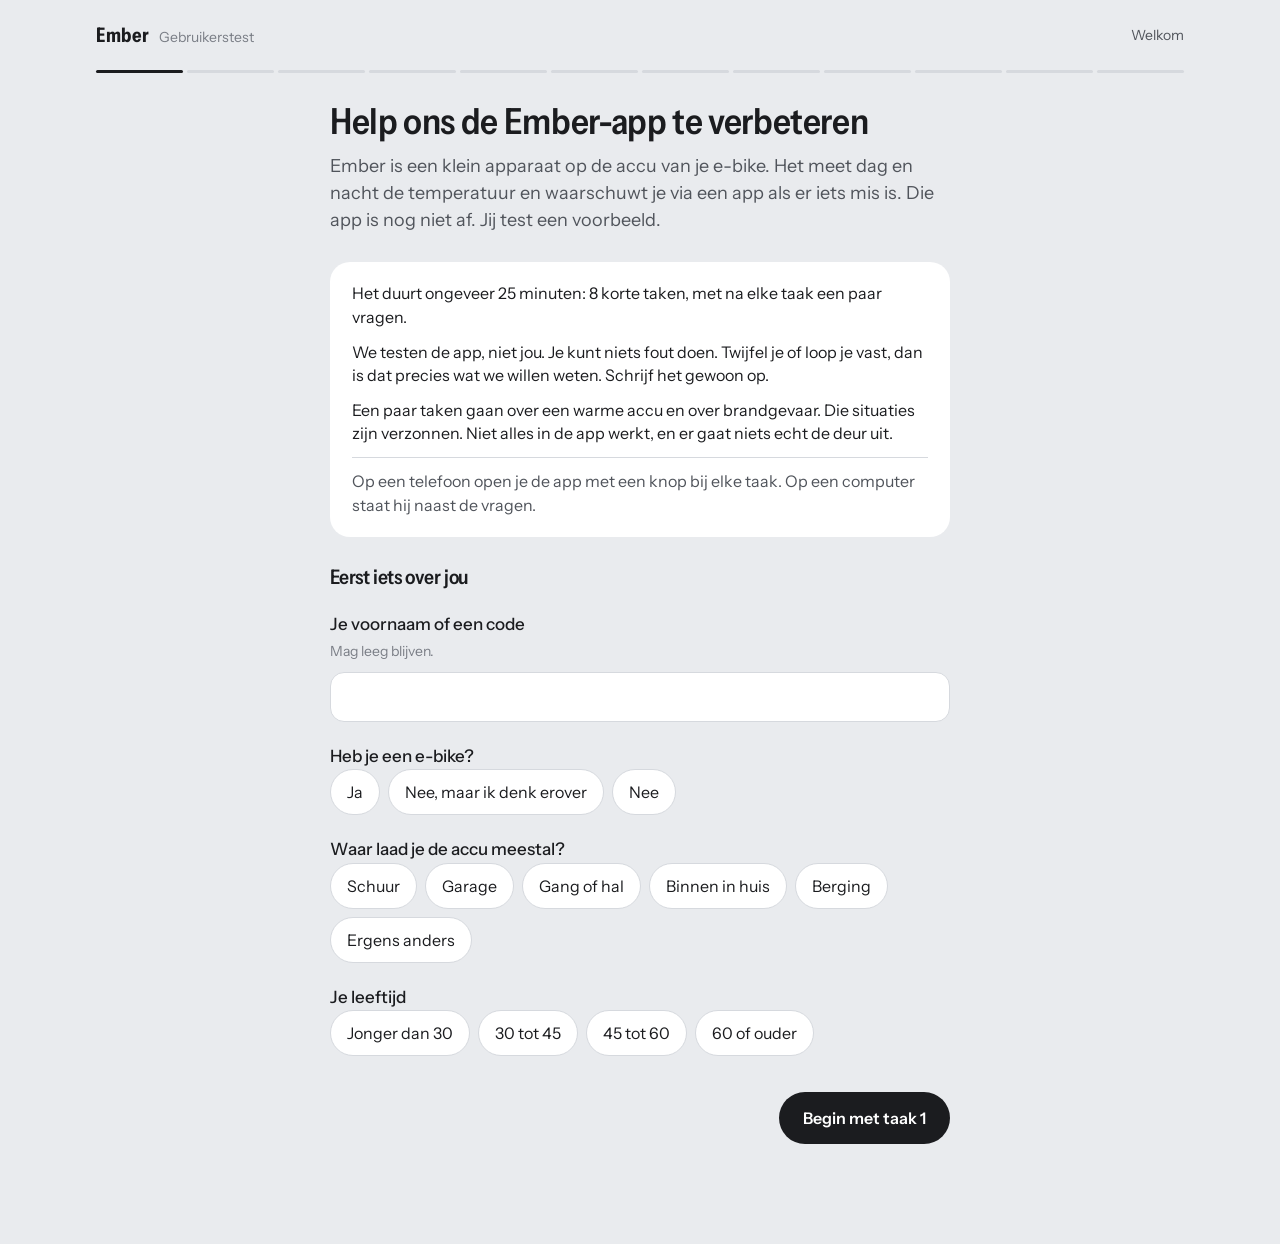
<file: test/index.html>
<!doctype html>
<html lang="nl">
<head>
<meta charset="utf-8">
<meta name="viewport" content="width=device-width, initial-scale=1, viewport-fit=cover">
<meta name="robots" content="noindex">
<style>:root{color-scheme:light;padding-top:env(safe-area-inset-top);padding-bottom:env(safe-area-inset-bottom)}body{margin:0;font:14px system-ui}img{max-width:100%}[hidden]{display:none!important}</style>
</head>
<body>
<title>Ember gebruikerstest</title>
<meta name="claude:viewport-fit-sides" content="cover">
<link rel="preconnect" href="https://fonts.googleapis.com">
<link rel="preconnect" href="https://fonts.gstatic.com" crossorigin>
<link rel="stylesheet" href="https://fonts.googleapis.com/css2?family=Instrument+Sans:wdth,wght@75..100,400..700&display=swap">
<style>
/* Layout: één rustige vragenkolom. Op een breed scherm staat de app als telefoon links naast de taak;
   op een telefoon opent de app over het hele scherm en ga je met één knop terug naar de vragen. */
:root {
  --bg: #e9ebee; --surface: #ffffff; --surface-2: #f2f3f5; --line: #d6d9de;
  --fg: #1b1c1f; --fg-2: #50545b; --fg-3: #7a7e86;
  --on-fg: #ffffff; --stage: #121315;
  --ok: #3d8650; --warn: #a96a0c; --danger: #bf4337;
  --font: "Instrument Sans", ui-sans-serif, system-ui, -apple-system, "Segoe UI", sans-serif;
  --mono: ui-monospace, "SF Mono", Menlo, Consolas, monospace;
  --r: 20px;
}
@media (prefers-color-scheme: dark) { :root:not([data-theme="light"]) {
  --bg: #121315; --surface: #1c1d20; --surface-2: #26272b; --line: #33353a;
  --fg: #f2f2f4; --fg-2: #b0b3ba; --fg-3: #82868e;
  --on-fg: #1b1c1f; --stage: #0b0b0c;
  --ok: #82b98e; --warn: #f0b65a; --danger: #f2958b; color-scheme: dark;
} }
:root[data-theme="dark"] {
  --bg: #121315; --surface: #1c1d20; --surface-2: #26272b; --line: #33353a;
  --fg: #f2f2f4; --fg-2: #b0b3ba; --fg-3: #82868e;
  --on-fg: #1b1c1f; --stage: #0b0b0c;
  --ok: #82b98e; --warn: #f0b65a; --danger: #f2958b; color-scheme: dark;
}
* { box-sizing: border-box; }
body { background: var(--bg); color: var(--fg); font-family: var(--font); font-size: 16px; line-height: 1.5; -webkit-text-size-adjust: 100%; }
button, input, textarea { font: inherit; color: inherit; }
h1, h2, h3 { margin: 0; text-wrap: balance; font-weight: 600; font-stretch: 88%; letter-spacing: -0.01em; }
h1 { font-size: clamp(28px, 6vw, 36px); line-height: 1.12; }
h2 { font-size: 20px; line-height: 1.25; }
p { margin: 0; }
a { color: inherit; }
:focus-visible { outline: 2px solid var(--fg); outline-offset: 2px; }

.wrap { max-width: 1120px; margin: 0 auto; padding-left: max(16px, env(safe-area-inset-left, 0px)); padding-right: max(16px, env(safe-area-inset-right, 0px)); padding-block: 20px 72px; }
.top { display: flex; align-items: center; justify-content: space-between; gap: 16px; padding-bottom: 20px; }
.merk { display: flex; align-items: baseline; gap: 10px; }
.merk b { font-weight: 700; font-stretch: 82%; font-size: 20px; letter-spacing: 0.01em; }
.merk span { color: var(--fg-3); font-size: 14px; }
.top-r { display: flex; align-items: center; gap: 12px; font-size: 14px; color: var(--fg-2); }
.top-r a { text-decoration: none; padding: 6px 12px; border-radius: 999px; background: var(--surface-2); }
.prog { display: flex; gap: 4px; margin-bottom: 28px; }
.prog i { flex: 1; height: 3px; border-radius: 2px; background: var(--line); }
.prog i.on { background: var(--fg); }

.grid { display: grid; grid-template-columns: minmax(0, 1fr); gap: 40px; }
.kolom { max-width: 620px; min-width: 0; display: flex; flex-direction: column; gap: 28px; }
.grid:not(.met-app) .kolom { margin: 0 auto; }

/* de app: op een telefoon een scherm dat over alles heen komt */
.app { position: fixed; inset: 0; z-index: 50; display: none; flex-direction: column; background: var(--stage); }
.app.open { display: flex; }
.app iframe { flex: 1; width: 100%; border: 0; display: block; background: var(--stage); }
.appbalk { display: flex; align-items: center; gap: 8px; padding-top: calc(env(safe-area-inset-top, 0px) + 8px); padding-bottom: 8px; padding-left: max(12px, env(safe-area-inset-left, 0px)); padding-right: max(12px, env(safe-area-inset-right, 0px)); background: #1c1d20; color: #f2f2f4; }
.appbalk .wat { flex: 1; min-width: 0; font-size: 14px; color: #b0b3ba; white-space: nowrap; overflow: hidden; text-overflow: ellipsis; }
.appbalk button { border: 0; border-radius: 999px; padding: 8px 14px; font-size: 14px; cursor: pointer; background: #2c2d31; color: #f2f2f4; }
.appbalk button.klaar { background: #f2f2f4; color: #1b1c1f; font-weight: 600; }
.los { display: none; }
@media (min-width: 960px) {
  .grid.met-app { grid-template-columns: 420px minmax(0, 1fr); align-items: start; }
  .met-app .app { display: flex; position: sticky; top: 20px; inset: auto; z-index: auto; height: min(900px, calc(100dvh - 40px)); border-radius: 28px; overflow: hidden; }
  .met-app .app .appbalk { order: 2; background: var(--stage); justify-content: center; padding: 10px 12px 14px; }
  .met-app .app .appbalk .wat, .met-app .app .appbalk .klaar { display: none; }
  .open-app { display: none !important; }
  .los { display: inline; }
}

/* de taak */
.eyebrow { display: flex; flex-wrap: wrap; align-items: center; gap: 10px; font-size: 14px; color: var(--fg-2); font-variant-numeric: tabular-nums; }
.soort { display: inline-flex; align-items: center; gap: 8px; padding: 4px 12px 4px 10px; border-radius: 999px; background: var(--surface); color: var(--fg); font-size: 14px; }
.soort::before { content: ""; width: 8px; height: 8px; border-radius: 4px; background: var(--fg-3); }
.soort.warn::before { background: var(--warn); } .soort.danger::before { background: var(--danger); } .soort.ok::before { background: var(--ok); }
.kop { display: flex; flex-direction: column; gap: 12px; }
.lead { font-size: 18px; color: var(--fg-2); max-width: 60ch; }
.situatie { margin: 0; padding: 20px 22px; border-radius: var(--r); background: var(--surface); font-size: 19px; line-height: 1.45; display: flex; flex-direction: column; gap: 12px; }
.situatie .eerder { font-size: 15px; color: var(--fg-2); }
.situatie .daarna { font-size: 16px; color: var(--fg-2); padding-top: 12px; border-top: 1px solid var(--line); }
.doen { margin: 0; display: grid; grid-template-columns: minmax(0, 1fr); gap: 14px; }
.doen div { display: grid; grid-template-columns: 112px minmax(0, 1fr); gap: 12px; }
.doen dt { color: var(--fg-3); font-size: 14px; padding-top: 1px; }
.doen dd { margin: 0; }
.doen code { font-family: var(--mono); font-size: 15px; background: var(--surface-2); padding: 1px 6px; border-radius: 6px; }
@media (max-width: 480px) { .doen div { grid-template-columns: minmax(0, 1fr); gap: 2px; } }

.pill { appearance: none; border: 0; border-radius: 999px; padding: 14px 24px; background: var(--fg); color: var(--on-fg); font-weight: 600; font-size: 16px; cursor: pointer; text-align: center; }
.pill:disabled { opacity: .4; cursor: default; }
.pill.groot { width: 100%; padding: 16px 24px; }
.tekstknop { appearance: none; border: 0; background: none; padding: 12px 4px; color: var(--fg-2); cursor: pointer; font-size: 16px; }
.tekstknop:hover { color: var(--fg); }

/* vragen */
.vragen { display: flex; flex-direction: column; gap: 22px; padding-top: 24px; border-top: 1px solid var(--line); }
.vraag { display: flex; flex-direction: column; gap: 10px; border: 0; padding: 0; margin: 0; min-width: 0; }
.vraag > label, .vraag > legend { font-weight: 500; font-size: 17px; padding: 0; }
.vraag .hint { font-size: 14px; color: var(--fg-3); margin-top: -6px; }
textarea, input[type="text"] { width: 100%; border: 1px solid var(--line); background: var(--surface); border-radius: 14px; padding: 12px 14px; line-height: 1.45; }
textarea { min-height: 88px; resize: vertical; }
textarea:focus, input[type="text"]:focus { outline: 2px solid var(--fg); outline-offset: 0; border-color: transparent; }
.opties { display: flex; flex-wrap: wrap; gap: 8px; }
.optie { position: relative; }
.optie input { position: absolute; opacity: 0; inset: 0; margin: 0; cursor: pointer; }
.optie span { display: block; padding: 10px 16px; border-radius: 999px; background: var(--surface); border: 1px solid var(--line); cursor: pointer; }
.optie input:checked + span { background: var(--fg); color: var(--on-fg); border-color: var(--fg); }
.optie input:focus-visible + span { outline: 2px solid var(--fg); outline-offset: 2px; }
.schaal .opties { display: grid; grid-template-columns: repeat(5, minmax(0, 1fr)); }
.schaal .optie span { text-align: center; padding: 10px 0; font-variant-numeric: tabular-nums; }
.schaal .ends { display: flex; justify-content: space-between; font-size: 13px; color: var(--fg-3); }

.stapnav { display: flex; justify-content: space-between; align-items: center; gap: 12px; padding-top: 8px; }
.opslag { font-size: 13px; color: var(--fg-3); }

/* klaar */
.samenvatting { margin: 0; padding: 16px; border-radius: 14px; background: var(--surface); font-family: var(--mono); font-size: 13px; line-height: 1.55; white-space: pre-wrap; max-height: 360px; overflow: auto; }
.rij { display: flex; flex-wrap: wrap; gap: 12px; align-items: center; }

/* resultaten */
.res { display: flex; flex-direction: column; gap: 32px; max-width: 900px; margin: 0 auto; }
.res .leeg { padding: 24px; border-radius: var(--r); background: var(--surface); color: var(--fg-2); }
.tabelwrap { overflow-x: auto; border-radius: 14px; background: var(--surface); }
table { border-collapse: collapse; width: 100%; font-size: 14px; font-variant-numeric: tabular-nums; }
th, td { text-align: left; padding: 10px 12px; border-bottom: 1px solid var(--line); vertical-align: top; }
th { color: var(--fg-3); font-weight: 500; }
.balk { display: flex; height: 10px; border-radius: 5px; overflow: hidden; background: var(--surface-2); min-width: 120px; }
.balk i { display: block; height: 100%; }
.balk .a { background: var(--ok); } .balk .b { background: var(--warn); } .balk .c { background: var(--danger); }
.legenda { display: flex; flex-wrap: wrap; gap: 16px; font-size: 13px; color: var(--fg-2); }
.legenda span::before { content: ""; display: inline-block; width: 8px; height: 8px; border-radius: 4px; margin-right: 6px; background: currentColor; }
.legenda .a { color: var(--ok); } .legenda .b { color: var(--warn); } .legenda .c { color: var(--danger); }
.open-antw { display: flex; flex-direction: column; gap: 16px; }
.open-antw h3 { font-size: 16px; }
.open-antw ul { margin: 6px 0 0; padding-left: 18px; color: var(--fg-2); display: flex; flex-direction: column; gap: 4px; }
@media (prefers-reduced-motion: reduce) { * { transition: none !important; } }
</style>

<div class="wrap">
  <header class="top">
    <div class="merk"><b>Ember</b><span>Gebruikerstest</span></div>
    <div class="top-r"><span id="stapnaam"></span><a id="naar-res" href="#resultaten" hidden>Resultaten</a></div>
  </header>
  <div class="prog" id="prog" aria-hidden="true"></div>
  <main class="grid" id="grid">
    <div class="app" id="app" aria-label="De Ember-app">
      <div class="appbalk">
        <span class="wat" id="app-wat"></span>
        <button type="button" id="app-opnieuw">Begin opnieuw</button>
        <a class="los" id="app-los" href="app/ember.html" target="_blank" rel="noopener" style="font-size:13px;color:#82868e;align-self:center;padding:0 6px">Open los</a>
        <button type="button" class="klaar" id="app-klaar">Klaar, naar de vragen</button>
      </div>
      <iframe id="frame" title="Ember-app, het klikbare voorbeeld" allow="autoplay"></iframe>
    </div>
    <div class="kolom" id="inhoud"></div>
  </main>
</div>

<script>
(() => {
  const LUKTE = { id: 'lukte', type: 'keuze', label: 'Lukte het?', opties: ['Ja, makkelijk', 'Ja, met moeite', 'Nee'] };
  const CONTACTEN = 'We springen een paar weken vooruit. Je gebruikt Ember gewoon. Je e-bike laadt meestal \'s avonds in de schuur. Sanne en Daan, een buurman, doen mee als contact.';
  const STAPPEN = [
    { id: 'welkom', soort: 'intro', naam: 'Welkom', vragen: [
      { id: 'naam', type: 'kort', label: 'Je voornaam of een code', hint: 'Mag leeg blijven.' },
      { id: 'ebike', type: 'keuze', label: 'Heb je een e-bike?', opties: ['Ja', 'Nee, maar ik denk erover', 'Nee'] },
      { id: 'laden', type: 'keuze', label: 'Waar laad je de accu meestal?', opties: ['Schuur', 'Garage', 'Gang of hal', 'Binnen in huis', 'Berging', 'Ergens anders'] },
      { id: 'leeftijd', type: 'keuze', label: 'Je leeftijd', opties: ['Jonger dan 30', '30 tot 45', '45 tot 60', '60 of ouder'] },
    ] },
    { id: 't1', soort: 'taak', nr: 1, label: 'Kennismaken', titel: 'Eerste indruk', start: 'A1',
      situatie: 'Je hebt Ember gekocht voor je e-bike. In het doosje zit een kaartje met een link naar de app. Die heb je net geopend.',
      doen: 'Kijk naar het scherm. Tik nog nergens op.',
      klaar: 'Na een paar seconden zie je het welkomstscherm.',
      vragen: [
        { id: 'doet', type: 'open', label: 'Wat denk je dat Ember doet?' },
        { id: 'mis', type: 'open', label: 'Wat verwacht je dat er gebeurt als er iets mis is met je accu?' },
      ] },
    { id: 't2', soort: 'taak', nr: 2, label: 'Instellen', titel: 'Stel Ember in', start: 'O01',
      situatie: 'Je wilt Ember gaan gebruiken. Ember en de sticker liggen voor je, en je fiets staat naast je.',
      doen: 'Maak een account aan en stel de app in voor jezelf en je fiets. Vraagt je telefoon iets, reageer dan zoals je thuis zou doen. Bij de sticker en het vastklikken zeg je voor jezelf wat je in het echt zou doen.',
      gegevens: 'Naam: wat je wilt<br>Telefoon: <code>06 12345678</code><br>Sms-code: <code>123456</code>',
      klaar: 'Je ziet het beginscherm van de app, met je fiets bovenaan.',
      vragen: [
        LUKTE,
        { id: 'vast', type: 'open', label: 'Waar twijfelde je, of liep je vast?' },
        { id: 'waarschuwen', type: 'open', label: 'Hoe waarschuwt Ember je? Wanneer krijg je een melding, en wanneer gaat je telefoon af?' },
        { id: 'contact', type: 'keuze', label: 'Je kon iemand vragen als contact. Wat deed je?', opties: ['Iemand toegevoegd', 'Later', 'Weet ik niet meer'] },
      ] },
    { id: 't3', soort: 'taak', nr: 3, label: 'Home', soortKleur: 'ok', titel: 'Lees het beginscherm', start: 'H1n',
      situatie: 'Later die dag open je de app nog een keer.',
      doen: 'Kijk rond. Je mag overal op tikken.',
      klaar: 'Je kunt de vragen hieronder beantwoorden.',
      vragen: [
        { id: 'status', type: 'keuze', label: 'Hoe gaat het met je accu?', opties: ['Alles is normaal', 'Er is iets aan de hand', 'Weet ik niet'] },
        { id: 'hoogste', type: 'kort', label: 'Hoe warm werd de accu vandaag op zijn warmst?' },
        { id: 'vast', type: 'open', label: 'Zit Ember nog goed op de accu? Waar zag je dat?' },
      ] },
    { id: 't4', soort: 'taak', nr: 4, label: 'Aandacht', soortKleur: 'warn', titel: 'De accu wordt warmer', start: 'H0',
      eerder: CONTACTEN,
      situatie: 'Het is woensdagavond, 22:40. Je e-bike staat in de schuur aan de lader. Jij zit binnen op de bank. Je telefoon licht op.',
      doen: 'Doe wat je in het echt zou doen.',
      klaar: 'De app zegt dat alles weer normaal is. Dat duurt een paar seconden.',
      vragen: [
        LUKTE,
        { id: 'doen', type: 'open', label: 'Wat zou je in het echt doen?' },
        { id: 'ernst', type: 'schaal', label: 'Hoe ernstig vond je dit?', laag: 'Niet ernstig', hoog: 'Heel ernstig' },
      ] },
    { id: 't5', soort: 'taak', nr: 5, label: 'Oververhit', soortKleur: 'danger', titel: 'Oververhit, en je bent thuis', start: 'N00',
      situatie: 'Een paar dagen later. Het is vrijdagavond, kwart over elf. Je bent thuis. Je e-bike staat in de schuur aan de lader. Je telefoon gaat af.',
      daarna: 'Ga je kijken? Je loopt naar de schuur. Je ziet en ruikt niets bijzonders. De lader zit nog in het stopcontact.',
      doen: 'Doe wat je in het echt zou doen. Doe je een minuut niets, dan gaat de app vanzelf verder. Dat hoort zo.',
      klaar: 'De app vraagt: Wat zag je?',
      vragen: [
        LUKTE,
        { id: 'wat', type: 'open', label: 'Wat deed je, en waarom?' },
        { id: 'laden', type: 'keuze', label: 'Mag je de accu morgen weer laden?', opties: ['Ja', 'Nee', 'Weet ik niet'] },
        { id: 'gevoel', type: 'keuze', label: 'Hoe voelde dit?', opties: ['Rustig', 'Gehaast', 'Iets anders'] },
      ] },
    { id: 't6', soort: 'taak', nr: 6, label: 'Oververhit', soortKleur: 'danger', titel: 'Oververhit, en je bent niet thuis', start: 'N00',
      situatie: 'Een andere vrijdagavond, kwart over elf. Je bent op een verjaardag in een andere stad, anderhalf uur van huis. Er is niemand thuis. Je e-bike staat in de schuur aan de lader. Je telefoon gaat af.',
      doen: 'Doe wat je in het echt zou doen. Sommige schermen gaan vanzelf door. Wacht dan even.',
      klaar: 'Je bent weer op het beginscherm.',
      vragen: [
        LUKTE,
        { id: 'wie', type: 'open', label: 'Wie weet er nu van het alarm, denk je? Wat staat er in hun bericht?' },
        { id: 'contact', type: 'open', label: 'Hoe vind je het dat Sanne dit voor je doet?' },
      ] },
    { id: 't7', soort: 'taak', nr: 7, label: 'Brandgevaar', soortKleur: 'danger', titel: 'Brandgevaar', start: 'N00b',
      situatie: 'Weer een andere avond, kwart over elf. Je bent thuis. Je e-bike staat in de schuur aan de lader. Je telefoon gaat af.',
      daarna: 'Vraagt de app of het veilig is? De brandweer is klaar en zegt dat je weer naar binnen kunt.',
      doen: 'Doe wat je in het echt zou doen. Bellen gaat in dit voorbeeld niet echt.',
      klaar: 'Je bent weer op het beginscherm.',
      vragen: [
        LUKTE,
        { id: 'eerst', type: 'open', label: 'Wat deed je als eerste, en waarom?' },
        { id: 'accu', type: 'keuze', label: 'Wat doe je nu met de accu?', opties: ['Gewoon weer laden', 'Laten controleren', 'Weet ik niet'] },
      ] },
    { id: 't8', soort: 'taak', nr: 8, label: 'Contact', titel: 'Jij bent het contact', start: 'N12a',
      situatie: 'Nu draaien we het om. Mats woont bij jou in de straat en heeft Ember. Jij bent een van zijn contacten. Het is kwart over elf \'s avonds en je bent thuis. Je krijgt deze sms.',
      daarna: 'Ga je kijken? Je staat bij de schuur van Mats. Je ziet en ruikt niets bijzonders.',
      doen: 'Doe wat je in het echt zou doen.',
      klaar: 'De app zegt dat je kunt gaan.',
      vragen: [
        LUKTE,
        { id: 'link', type: 'keuze', label: 'Zou je op de link in deze sms tikken?', opties: ['Ja', 'Nee', 'Weet ik niet'] },
        { id: 'buur', type: 'open', label: 'Zou je dit voor een buur of vriend doen? Wat zou je tegenhouden?' },
      ] },
    { id: 'stellingen', soort: 'stellingen', naam: 'Stellingen', vragen: [
      ['gemak', 'Het instellen van Ember was makkelijk.'],
      ['stappen', 'Ik wist bij elke stap wat ik moest doen.'],
      ['statussen', 'Het verschil tussen Normaal, Aandacht, Oververhit en Brandgevaar was me duidelijk.'],
      ['alarm', 'Bij een alarm wist ik wat ik moest doen.'],
      ['veilig', 'Met Ember zou ik me veiliger voelen als mijn accu laadt.'],
      ['optijd', 'Ik vertrouw erop dat Ember op tijd waarschuwt.'],
      ['onnodig', 'Ik verwacht dat Ember me niet onnodig waarschuwt.'],
      ['sms', 'Ik vind het goed dat mijn contacten een sms krijgen als ik niet reageer.'],
      ['gehaast', 'De schermen bij een alarm gaven me een gehaast gevoel.'],
    ].map(([id, label]) => ({ id, type: 'schaal', label, laag: 'Helemaal oneens', hoog: 'Helemaal eens' })) },
    { id: 'slot', soort: 'slot', naam: 'Tot slot', vragen: [
      { id: 'indruk', type: 'open', label: 'Wat is je indruk van de app, in een paar woorden?' },
      { id: 'uitleg', type: 'open', label: 'Hoe zou je Ember in één zin uitleggen aan een buurman?' },
      { id: 'mis', type: 'open', label: 'Wat miste je, of wat had je anders verwacht?' },
      { id: 'kopen', type: 'keuze', label: 'Na een gratis maand kost Ember Live € 3,99 per maand. Zou je dat betalen?', opties: ['Ja', 'Misschien', 'Nee'] },
      { id: 'waarom', type: 'open', label: 'Waarom?' },
    ] },
    { id: 'klaar', soort: 'klaar', naam: 'Klaar', vragen: [] },
  ];
  const TAKEN = STAPPEN.filter(s => s.soort === 'taak');
  const sleutel = (s, v) => s.id + '.' + v.id;

  // ---- bewaren in deze browser: zo ben je niets kwijt als je de pagina sluit ----
  const OPSLAG = 'ember-gebruikerstest-v1';
  const nieuwId = () => Math.random().toString(36).slice(2, 10) + Date.now().toString(36).slice(-4);
  let S = { A: {}, i: 0, sid: nieuwId(), start: new Date().toISOString() };
  try { const o = JSON.parse(localStorage.getItem(OPSLAG) || 'null'); if (o && o.A && o.sid) S = o; } catch (e) {}
  const bewaar = () => { try { localStorage.setItem(OPSLAG, JSON.stringify(S)); } catch (e) {} };

  // ---- opslaan voor de testleider, als deze kijker dat mag (db). Anders: kopiëren en sturen ----
  let db = null, uid = null, magSchrijven = false, ouderGezet = false, rij = Promise.resolve(), laatst = '';
  const meld = t => { const el = document.getElementById('opslag'); if (el) el.textContent = t; };
  function opslaan() {
    if (!magSchrijven) return;
    const data = { A: S.A, stap: S.i, klaar: STAPPEN[S.i].soort === 'klaar', start: S.start };
    const vorm = JSON.stringify(data); if (vorm === laatst) return; laatst = vorm;
    rij = rij.then(async () => {
      try {
        if (!ouderGezet) { await db.doc('antwoorden/' + uid).set({ bijgewerkt: new Date().toISOString() }); ouderGezet = true; }
        await db.doc('antwoorden/' + uid + '/sessies/' + S.sid).set({ ...data, bijgewerkt: new Date().toISOString() });
        meld('Antwoorden opgeslagen');
      } catch (e) { meld('Niet opgeslagen. Kopieer je antwoorden aan het eind.'); }
    });
  }
  (async () => {
    if (!window.claude || !window.claude.use) return;
    try {
      const [u, d] = await Promise.all([window.claude.use('user'), window.claude.use('db')]);
      if (!u || !d) return;
      db = d; uid = await u.id();
      magSchrijven = !!uid && (await u.can('data.write')) !== false;
      if (await u.canEdit()) { document.getElementById('naar-res').hidden = false; if (location.hash === '#resultaten') toonResultaten(); }
      if (magSchrijven) opslaan();
    } catch (e) {}
  })();

  // ---- de app ----
  const grid = document.getElementById('grid'), app = document.getElementById('app'), frame = document.getElementById('frame');
  const breed = matchMedia('(min-width: 960px)');
  let geladen = null, teller = 0;
  function laadApp(stap) { frame.src = 'app/ember.html?r=' + (++teller) + '#' + stap.start; geladen = stap.id; document.getElementById('app-los').href = 'app/ember.html#' + stap.start; }
  function openApp() { const s = STAPPEN[S.i]; if (geladen !== s.id) laadApp(s); app.classList.add('open'); document.body.style.overflow = 'hidden'; }
  function sluitApp() { app.classList.remove('open'); document.body.style.overflow = ''; }
  document.getElementById('app-opnieuw').onclick = () => laadApp(STAPPEN[S.i]);
  document.getElementById('app-klaar').onclick = () => { sluitApp(); const v = document.querySelector('.vragen'); if (v) v.scrollIntoView({ block: 'start' }); };

  // ---- velden ----
  const esc = t => String(t).replace(/[&<>"]/g, c => ({ '&': '&amp;', '<': '&lt;', '>': '&gt;', '"': '&quot;' })[c]);
  function veld(s, v) {
    const k = sleutel(s, v), id = 'v-' + k.replace('.', '-'), w = S.A[k];
    if (v.type === 'open' || v.type === 'kort') {
      const inp = v.type === 'open' ? `<textarea id="${id}" data-k="${k}" rows="3">${esc(w || '')}</textarea>` : `<input type="text" id="${id}" data-k="${k}" value="${esc(w || '')}" autocomplete="off">`;
      return `<div class="vraag"><label for="${id}">${esc(v.label)}</label>${v.hint ? `<p class="hint">${esc(v.hint)}</p>` : ''}${inp}</div>`;
    }
    const opties = v.type === 'schaal' ? ['1', '2', '3', '4', '5'] : v.opties;
    const knoppen = opties.map((o, n) => `<label class="optie"><input type="radio" id="${id}-${n}" name="${id}" data-k="${k}" value="${esc(o)}"${w === o ? ' checked' : ''}><span>${esc(o)}</span></label>`).join('');
    const ends = v.type === 'schaal' ? `<div class="ends"><span>${esc(v.laag)}</span><span>${esc(v.hoog)}</span></div>` : '';
    return `<fieldset class="vraag ${v.type}"><legend>${esc(v.label)}</legend><div class="opties">${knoppen}</div>${ends}</fieldset>`;
  }

  // ---- de stappen ----
  const inhoud = document.getElementById('inhoud');
  function prog() {
    document.getElementById('prog').innerHTML = STAPPEN.map((s, n) => `<i class="${n <= S.i ? 'on' : ''}"></i>`).join('');
    const s = STAPPEN[S.i];
    document.getElementById('stapnaam').textContent = s.soort === 'taak' ? `Taak ${s.nr} van ${TAKEN.length}` : s.naam;
  }
  function nav(volgendeTekst) {
    const terug = S.i > 0 ? '<button type="button" class="tekstknop" id="terug">Vorige</button>' : '<span></span>';
    return `<nav class="stapnav">${terug}<button type="button" class="pill" id="verder">${volgendeTekst}</button></nav><p class="opslag" id="opslag"></p>`;
  }
  function render() {
    const s = STAPPEN[S.i]; prog(); sluitApp();
    const metApp = s.soort === 'taak';
    grid.classList.toggle('met-app', metApp);
    app.hidden = !metApp;
    if (metApp) { document.getElementById('app-wat').textContent = `Taak ${s.nr} · ${s.titel}`; if (breed.matches && geladen !== s.id) laadApp(s); }
    let h = '';
    if (s.soort === 'intro') {
      h = `<div class="kop"><h1>Help ons de Ember-app te verbeteren</h1>
        <p class="lead">Ember is een klein apparaat op de accu van je e-bike. Het meet dag en nacht de temperatuur en waarschuwt je via een app als er iets mis is. Die app is nog niet af. Jij test een voorbeeld.</p></div>
        <div class="situatie" style="font-size:16px">
          <p>Het duurt ongeveer 25 minuten: 8 korte taken, met na elke taak een paar vragen.</p>
          <p>We testen de app, niet jou. Je kunt niets fout doen. Twijfel je of loop je vast, dan is dat precies wat we willen weten. Schrijf het gewoon op.</p>
          <p>Een paar taken gaan over een warme accu en over brandgevaar. Die situaties zijn verzonnen. Niet alles in de app werkt, en er gaat niets echt de deur uit.</p>
          <p class="daarna">Op een telefoon open je de app met een knop bij elke taak. Op een computer staat hij naast de vragen.</p>
        </div>
        <section class="vragen" style="border-top:0;padding-top:0"><h2>Eerst iets over jou</h2>${s.vragen.map(v => veld(s, v)).join('')}</section>
        ${nav('Begin met taak 1')}`;
    } else if (s.soort === 'taak') {
      const laatste = s.nr === TAKEN.length;
      h = `<div class="kop"><p class="eyebrow"><span class="soort ${s.soortKleur || ''}">${esc(s.label)}</span><span>Taak ${s.nr} van ${TAKEN.length}</span></p><h1>${esc(s.titel)}</h1></div>
        <blockquote class="situatie">${s.eerder ? `<span class="eerder">${esc(s.eerder)}</span>` : ''}<span>${esc(s.situatie)}</span>${s.daarna ? `<span class="daarna">${esc(s.daarna)}</span>` : ''}</blockquote>
        <dl class="doen">
          <div><dt>Wat je doet</dt><dd>${esc(s.doen)}</dd></div>
          ${s.gegevens ? `<div><dt>Gebruik</dt><dd>${s.gegevens}</dd></div>` : ''}
          <div><dt>Klaar als</dt><dd>${esc(s.klaar)}</dd></div>
        </dl>
        <button type="button" class="pill groot open-app" id="open-app">Open de app</button>
        <section class="vragen"><h2>Vragen bij deze taak</h2>${s.vragen.map(v => veld(s, v)).join('')}</section>
        ${nav(laatste ? 'Naar de laatste vragen' : 'Volgende taak')}`;
    } else if (s.soort === 'stellingen') {
      h = `<div class="kop"><h1>Hoe eens ben je het hiermee?</h1><p class="lead">Kies bij elke zin een cijfer. 1 is helemaal oneens, 5 is helemaal eens.</p></div>
        <section class="vragen" style="border-top:0;padding-top:0">${s.vragen.map(v => veld(s, v)).join('')}</section>${nav('Verder')}`;
    } else if (s.soort === 'slot') {
      h = `<div class="kop"><h1>Tot slot</h1><p class="lead">Nog een paar vragen over de app als geheel.</p></div>
        <section class="vragen" style="border-top:0;padding-top:0">${s.vragen.map(v => veld(s, v)).join('')}</section>${nav('Afronden')}`;
    } else {
      h = `<div class="kop"><h1>Dank je wel</h1><p class="lead">Je bent klaar. Kopieer je antwoorden en stuur ze in een bericht aan degene die je deze link gaf.</p></div>
        <div class="rij"><button type="button" class="pill" id="kopieer">Kopieer je antwoorden</button><span class="opslag" id="kopie-status" role="status"></span></div>
        <pre class="samenvatting" id="samenvatting" tabindex="0">${esc(samenvatting())}</pre>
        <p class="opslag" id="opslag"></p>
        <div class="rij"><button type="button" class="tekstknop" id="terug">Terug naar de vragen</button><button type="button" class="tekstknop" id="nieuw">Nieuwe deelnemer op dit toestel</button></div>`;
    }
    inhoud.innerHTML = h;
    window.scrollTo(0, 0);
    inhoud.querySelectorAll('[data-k]').forEach(el => el.addEventListener(el.type === 'radio' ? 'change' : 'input', () => { S.A[el.dataset.k] = el.value; bewaar(); }));
    const q = id => document.getElementById(id);
    if (q('open-app')) q('open-app').onclick = openApp;
    if (q('terug')) q('terug').onclick = () => { S.i = Math.max(0, S.i - 1); bewaar(); opslaan(); render(); };
    if (q('verder')) q('verder').onclick = () => { S.i = Math.min(STAPPEN.length - 1, S.i + 1); bewaar(); opslaan(); render(); };
    if (q('kopieer')) q('kopieer').onclick = () => {
      const t = samenvatting(), st = q('kopie-status');
      const kies = () => { const r = document.createRange(); r.selectNodeContents(q('samenvatting')); const sel = getSelection(); sel.removeAllRanges(); sel.addRange(r); st.textContent = 'De tekst is geselecteerd. Kopieer hem met je toestel.'; };
      try { navigator.clipboard.writeText(t).then(() => { st.textContent = 'Gekopieerd. Plak het in een bericht.'; }, kies); } catch (e) { kies(); }
    };
    if (q('nieuw')) q('nieuw').onclick = () => { S = { A: {}, i: 0, sid: nieuwId(), start: new Date().toISOString() }; laatst = ''; geladen = null; bewaar(); render(); };
    if (STAPPEN[S.i].soort === 'klaar') opslaan();
  }
  breed.addEventListener('change', render);

  // ---- de samenvatting om te sturen ----
  function samenvatting(A = S.A) {
    const regels = ['Ember gebruikerstest' + (A['welkom.naam'] ? ' · ' + A['welkom.naam'] : ''), ''];
    for (const s of STAPPEN) {
      const ant = s.vragen.filter(v => !(s.id === 'welkom' && v.id === 'naam')).map(v => [v.label, String(A[sleutel(s, v)] || '').trim()]).filter(x => x[1]);
      if (!ant.length) continue;
      regels.push(s.soort === 'taak' ? `Taak ${s.nr} · ${s.titel}` : s.naam, ...ant.map(([l, w]) => `- ${l} ${w}`), '');
    }
    return regels.join('\n').trim();
  }

  // ---- resultaten: alleen voor de eigenaar en bewerkers ----
  async function toonResultaten() {
    grid.classList.remove('met-app'); app.hidden = true; sluitApp();
    document.getElementById('stapnaam').textContent = 'Resultaten';
    document.getElementById('prog').innerHTML = '';
    inhoud.innerHTML = `<div class="kop"><h1>Resultaten</h1><p class="lead">Antwoorden die op dit Artifact zijn opgeslagen. Testers zonder account kopiëren hun antwoorden en sturen ze zelf.</p></div><p class="opslag" id="laad">Laden…</p>`;
    inhoud.style.maxWidth = '900px';
    const klok = setTimeout(() => { const l = document.getElementById('laad'); if (l) l.textContent = 'Het laden duurt lang. Probeer het later nog eens.'; }, 10000);
    let sessies = [];
    try {
      const ouders = await db.collection('antwoorden').get();
      for (const o of ouders.docs) { const ss = await db.collection('antwoorden/' + o.id + '/sessies').get(); ss.docs.forEach(d => sessies.push(d.data())); }
    } catch (e) { clearTimeout(klok); document.getElementById('laad').textContent = 'De antwoorden konden niet worden geladen.'; return; }
    clearTimeout(klok);
    sessies = sessies.filter(x => x && x.A && Object.keys(x.A).length).sort((a, b) => String(a.start).localeCompare(String(b.start)));
    const n = sessies.length;
    let h = `<div class="kop"><h1>Resultaten</h1><p class="lead">${n} ${n === 1 ? 'deelnemer' : 'deelnemers'} opgeslagen, ${sessies.filter(x => x.klaar).length} helemaal klaar. Testers zonder account kopiëren hun antwoorden en sturen ze zelf; die staan hier niet.</p></div>`;
    if (!n) { inhoud.innerHTML = h + '<div class="res"><p class="leeg">Nog geen antwoorden. Vul de test zelf in met een deelnemer naast je, dan verschijnen ze hier.</p></div>'; return; }
    const tel = (k, opties) => opties.map(o => sessies.filter(x => x.A[k] === o).length);
    h += '<div class="res"><section><h2>Lukte de taak?</h2><div class="legenda" style="margin:10px 0 12px"><span class="a">Ja, makkelijk</span><span class="b">Ja, met moeite</span><span class="c">Nee</span></div><div class="tabelwrap"><table><thead><tr><th>Taak</th><th>Antwoorden</th><th style="width:45%">Verdeling</th></tr></thead><tbody>';
    for (const t of TAKEN) {
      if (!t.vragen.includes(LUKTE)) continue;
      const [a, b, c] = tel(t.id + '.lukte', LUKTE.opties), tot = a + b + c;
      const pct = x => tot ? (100 * x / tot).toFixed(1) : 0;
      h += `<tr><td>${t.nr} · ${esc(t.titel)}</td><td>${a} · ${b} · ${c}</td><td><div class="balk"><i class="a" style="width:${pct(a)}%"></i><i class="b" style="width:${pct(b)}%"></i><i class="c" style="width:${pct(c)}%"></i></div></td></tr>`;
    }
    h += '</tbody></table></div></section><section><h2>Stellingen</h2><p class="opslag" style="margin:6px 0 12px">Gemiddelde van 1 tot 5. Bij de laatste stelling is laag goed.</p><div class="tabelwrap"><table><thead><tr><th>Stelling</th><th>Gem.</th><th>n</th></tr></thead><tbody>';
    const st = STAPPEN.find(s => s.id === 'stellingen');
    for (const v of st.vragen) {
      const w = sessies.map(x => +x.A['stellingen.' + v.id]).filter(x => x >= 1);
      h += `<tr><td>${esc(v.label)}</td><td>${w.length ? (w.reduce((p, x) => p + x, 0) / w.length).toFixed(1) : '·'}</td><td>${w.length}</td></tr>`;
    }
    h += '</tbody></table></div></section><section class="open-antw"><h2>Open antwoorden en keuzes</h2>';
    for (const s of STAPPEN) for (const v of s.vragen) {
      if (v.type === 'schaal' || v === LUKTE) continue;
      const k = sleutel(s, v), w = sessies.map(x => [x.A['welkom.naam'] || 'Anoniem', x.A[k]]).filter(x => x[1] && String(x[1]).trim());
      if (!w.length) continue;
      h += `<div><h3>${s.soort === 'taak' ? 'Taak ' + s.nr + ' · ' : ''}${esc(v.label)}</h3><ul>${w.map(([wie, a]) => `<li><b>${esc(wie)}:</b> ${esc(a)}</li>`).join('')}</ul></div>`;
    }
    h += '</section></div>';
    inhoud.innerHTML = h;
  }
  addEventListener('hashchange', () => { if (location.hash === '#resultaten' && !document.getElementById('naar-res').hidden) toonResultaten(); else { inhoud.style.maxWidth = ''; render(); } });

  render();
})();
</script>

</body>
</html>
</file>
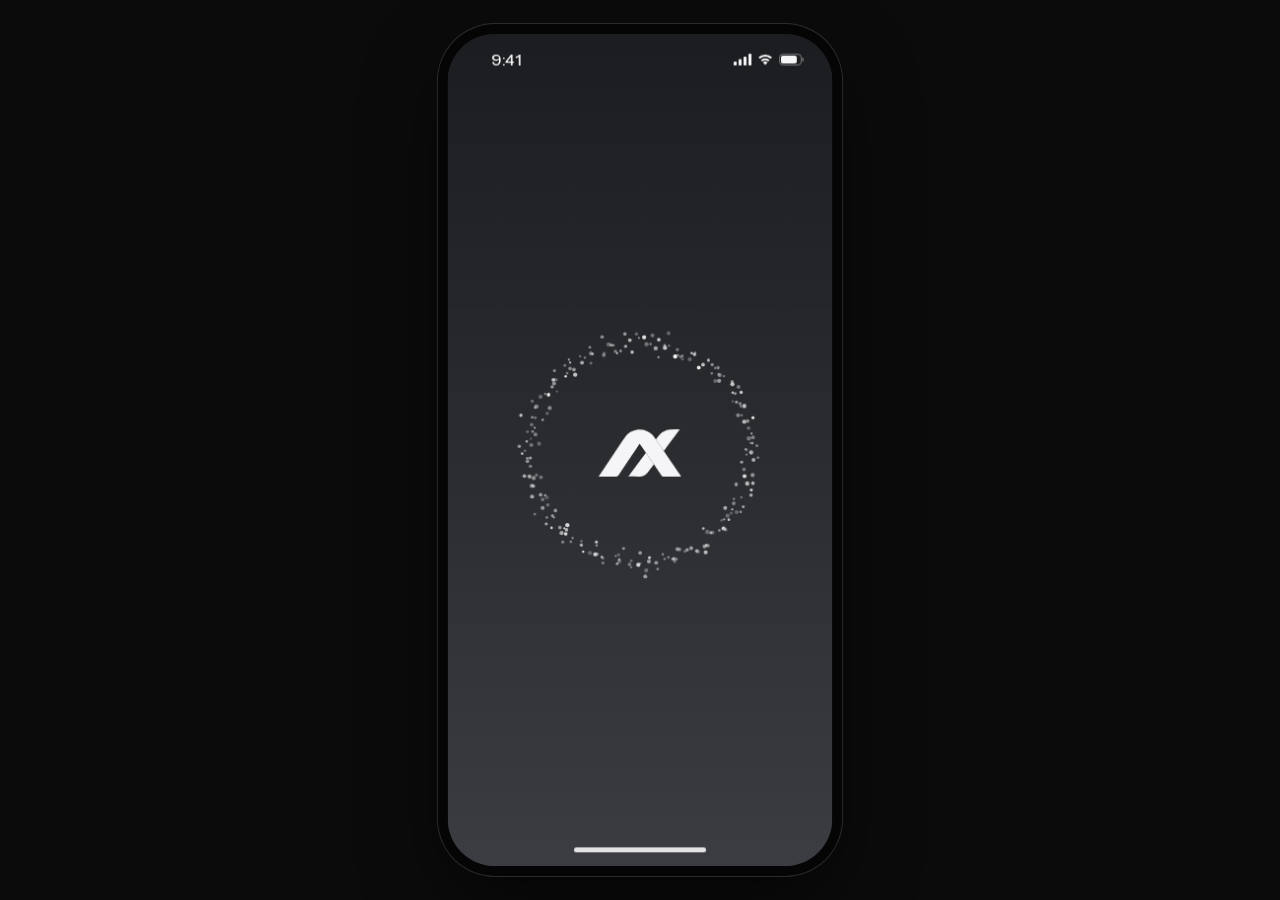
<file: test/app/ember.html>
<!doctype html>
<html lang="nl">
<head>
<meta charset="utf-8">
<meta name="robots" content="noindex">
<meta name="viewport" content="width=device-width, initial-scale=1, viewport-fit=cover">
</head>
<body>
<title>Ember prototype V14</title>
<meta name="description" content="Klikbaar prototype van de Ember-app, V14, voor gebruikerstests">
<link rel="stylesheet" href="ember14.css">
<style>
/* ---- Ember · prototype V14 · de schil om de schermen. De schermen zelf komen uit screens.js (gegenereerd), hun stijl uit ember14.css. ---- */
@font-face { font-family: "Instrument Sans"; font-style: normal; font-weight: 400 700; font-display: swap; src: url("[data-uri]") format("woff2"); unicode-range: U+0000-00FF, U+0131, U+0152-0153, U+02BB-02BC, U+02C6, U+02DA, U+02DC, U+0304, U+0308, U+0329, U+2000-206F, U+20AC, U+2122, U+2191, U+2193, U+2212, U+2215, U+FEFF, U+FFFD; }
@font-face { font-family: "Instrument Sans"; font-style: normal; font-weight: 400 700; font-display: swap; src: url("[data-uri]") format("woff2"); unicode-range: U+0100-02BA, U+02BD-02C5, U+02C7-02CC, U+02CE-02D7, U+02DD-02FF, U+0304, U+0308, U+0329, U+1D00-1DBF, U+1E00-1E9F, U+1EF2-1EFF, U+2020, U+20A0-20AB, U+20AD-20C0, U+2113, U+2C60-2C7F, U+A720-A7FF; }
:root { color-scheme: dark; }
html, body { margin: 0; height: 100%; background: #0b0b0c; }
body { display: grid; place-items: center; font-family: var(--font); -webkit-tap-highlight-color: transparent; overflow: hidden; }
#phone { position: relative; width: 390px; height: 844px; border-radius: 48px; overflow: hidden; background: #1c1d20; box-shadow: 0 0 0 10px #050506, 0 0 0 11px #2a2b2f, 0 32px 80px rgba(0,0,0,.6); transform-origin: center; isolation: isolate; }
.screen { position: absolute; inset: 0; overflow-x: hidden; overflow-y: auto; overscroll-behavior: contain; scrollbar-width: none; transition: transform .36s cubic-bezier(.2,.8,.2,1), opacity .36s ease; will-change: transform; }
.screen::-webkit-scrollbar { display: none; }
.screen > .scr, .screen > .scr.tall { height: auto; min-height: 100%; }
.screen.enter-r { transform: translateX(100%); } .screen.enter-l { transform: translateX(-28%); opacity: .6; }
.screen.leave-l { transform: translateX(-28%); opacity: .6; } .screen.leave-r { transform: translateX(100%); }
.screen.fade-in { opacity: 0; } .screen.leave-fade { opacity: 0; }
/* V18 · overgangen: binnen een flow blijft de kop staan en wisselt alleen de inhoud; de zwerm schuift door naar zijn nieuwe plek */
.screen.clear > .scr { background: transparent; }
.screen.anim > .scr > :not(.sbar):not(.hind), .screen.anim > .scr > :is(.body, .alarm-body, .hbody) > * { transition: opacity .3s ease, transform .46s cubic-bezier(.2,.8,.2,1); }
.screen.anim > .scr > :is(.body, .alarm-body, .hbody) { transition: none; }
.screen.st-in > .scr > :not(.sbar):not(.hind):not(.body):not(.alarm-body):not(.hbody), .screen.st-in > .scr > :is(.body, .alarm-body, .hbody) > *,
.screen.st-out > .scr > :not(.sbar):not(.hind):not(.body):not(.alarm-body):not(.hbody), .screen.st-out > .scr > :is(.body, .alarm-body, .hbody) > * { opacity: 0; transform: translate(var(--dx, 0), var(--dy, 0)); }
.screen.st-in.keephead > .scr > :is(.kop, .webbar):not(.sbar):not(.hind):not(.body):not(.alarm-body):not(.hbody), .screen.st-in.morph > .scr > :is(.body, .alarm-body, .hbody) > .held,
.screen.st-out.morph > .scr > :is(.body, .alarm-body, .hbody) > .held { opacity: 1; transform: none; }
.screen.st-out.keephead > .scr > :is(.kop, .webbar) { opacity: 0; transition: none; }
.screen.st-out.morph > .scr > :is(.body, .alarm-body, .hbody) > .held .zw-lab { opacity: 0; transition: opacity .12s ease; }
.screen.op-in { opacity: 0; transform: scale(.94); }
/* de oude inhoud gaat snel weg, de nieuwe komt net daarna: geen twee titels door elkaar */
.screen.anim.st-out > .scr > :not(.sbar):not(.hind), .screen.anim.st-out > .scr > :is(.body, .alarm-body, .hbody) > * { transition: opacity .14s ease, transform .3s cubic-bezier(.4,0,1,1); }
.screen.anim:not(.st-out) > .scr > :not(.sbar):not(.hind), .screen.anim:not(.st-out) > .scr > :is(.body, .alarm-body, .hbody) > * { transition-delay: .09s, .04s; }
.screen.anim:not(.st-out) > .scr > :is(.body, .alarm-body, .hbody) { transition: none; }
/* V19 · van de splash: de tekst en de knoppen komen pas als de zwerm bijna op zijn plek is */
.screen.anim.late:not(.st-out) > .scr > :not(.sbar):not(.hind), .screen.anim.late:not(.st-out) > .scr > :is(.body, .alarm-body, .hbody) > * { transition: opacity .5s ease .34s, transform .7s cubic-bezier(.2,.8,.2,1) .28s; }
.screen.anim.late:not(.st-out) > .scr > :is(.body, .alarm-body, .hbody) { transition: none; }
.zwh.samelab .zw-lab { animation: none; }
/* op een echte telefoon: volledig scherm, de echte statusbalk en home-indicator van het toestel */
@media (max-width: 500px), (pointer: coarse) and (max-height: 1000px) {
  html, body { background: #1c1d20; }
  body { display: block; }
  #phone { width: 100%; height: 100%; border-radius: 0; box-shadow: none; transform: none !important; }
  .screen .sbar, .screen .hind { display: none; }
  .screen > .scr { width: 100%; }   /* het scherm vult de breedte van het toestel, van 360 tot 430 px */
}
/* knoppen en links: alles wat je kunt aantikken */
#phone [data-go], #phone [data-back], #phone [data-auto], #phone .row:has(.radio), #phone .chip, #phone .switch, #phone .drow:has(.switch), #phone .row:has(.switch) { cursor: pointer; user-select: none; -webkit-user-select: none; }
#phone .pill, #phone .round, #phone .tile[data-go], #phone .row[data-go], #phone .drow[data-go], #phone .nact, #phone .circ[data-go], #phone .vcard { transition: transform .12s ease, opacity .12s ease; }
#phone .pill:active, #phone .round:active, #phone .tile[data-go]:active, #phone .vcard:active, #phone .circ[data-go]:active { transform: scale(.97); }
#phone .row[data-go]:active, #phone .drow[data-go]:active, #phone .txtbtn:active, #phone .nact:active { opacity: .6; }
/* de zwerm leeft: canvas met het label erop */
.zwh { position: relative; width: 100%; }
.hbody .held { cursor: pointer; -webkit-tap-highlight-color: transparent; }
#phone .chart .tab { cursor: pointer; }
#phone .body > .hero, #phone .body > .card.chart .tb { cursor: pointer; }
.zwh canvas { position: absolute; inset: 0; width: 100%; height: 100%; }
.zwh .zw-lab { animation: lab .6s ease both; }
.zw-logo svg { display: block; }
@keyframes lab { from { opacity: 0; } }
.held > a, .held > .zwh { height: 100%; width: 100%; display: block; }
.emb > a { display: block; width: 100%; height: 100%; }
.emb.full .anim { -webkit-mask-image: none; mask-image: none; }   /* heel Ember, zonder uitvaging */
/* de animaties van de site: close-up van Ember, de sticker en de magneetklik */
.emb .anim { position: relative; display: block; width: 100%; height: 100%; overflow: hidden; -webkit-mask-image: linear-gradient(180deg, #000 72%, transparent 100%); mask-image: linear-gradient(180deg, #000 72%, transparent 100%); }
.clip .anim { position: absolute; inset: 0; display: block; }
.clip > a { position: absolute; inset: 0; }
.ea-ember { position: absolute; max-width: none; pointer-events: none; -webkit-user-drag: none; }
.ea-canvas { position: absolute; inset: 0; width: 100%; height: 100%; pointer-events: none; }
.clip .cnt { z-index: 2; }
/* kleine bewegingen */
.vf .scan { animation: scan 2.2s ease-in-out infinite alternate; }
@keyframes scan { from { top: 18%; } to { top: 78%; } }
.spin { animation: rot .8s linear infinite; }
@keyframes rot { to { transform: rotate(360deg); } }
.illus circle:first-of-type { transform-box: fill-box; transform-origin: center; animation: pulse 1.6s ease-in-out infinite; }
@keyframes pulse { 50% { transform: scale(1.5); opacity: .5; } }
.lock .notif { animation: drop .5s .35s cubic-bezier(.2,.8,.2,1) both; }
.lock .nacts { animation: drop .4s .7s ease both; }
.sms .bubble { animation: drop .45s .3s ease both; }
@keyframes drop { from { transform: translateY(-16px); opacity: 0; } }
.dim { animation: fadein .25s ease both; } .dim .alert { animation: pop .3s .05s cubic-bezier(.2,.8,.2,1) both; }
@keyframes fadein { from { opacity: 0; } } @keyframes pop { from { transform: scale(1.12); opacity: 0; } }
.bars i { transform-origin: bottom; animation: grow .7s calc(var(--i) * 18ms) cubic-bezier(.2,.8,.2,1) both; }
@keyframes grow { from { transform: scaleY(0); } }
.tbar i { transition: width .25s linear; }
.drow .check { animation: pop .3s ease both; }
.row .radio, .switch, .switch::after, .chip { transition: background .2s ease, left .2s ease, border-color .2s ease; }
.foot .round.wait { opacity: .35; pointer-events: none; transition: opacity .3s ease; }
/* Ember klikt vast op de VanMoof-foto */
.beeld .vk-vast { opacity: 0; transition: opacity .09s linear; z-index: 3; }
.vk-cover, .vk-glow, .vk-dots { z-index: 4 !important; }
/* Ember los: gemeten in de Figma-foto (zweeft op 53,1% / 22,7%, 31,2% x 49,9%), en vast op 48,4% / 59,9% met 70% van de lengte */
.beeld .vk-los { position: absolute; inset: 22.65% auto auto 53.14%; width: 31.18%; height: 49.9%; z-index: 2; transform-origin: 50.3% 49.9%; animation: vkfloat 2.4s ease-in-out infinite; transition: transform .34s cubic-bezier(.55,0,1,.45), opacity .09s linear .3s; }
@keyframes vkfloat { 50% { translate: 0 -1.2%; } }
.beeld.vk-pull .vk-los { animation: none; transform: translate(-65.4%, 24.75%) rotate(3.4deg) scale(.70); }
.beeld.vk-on .vk-los { opacity: 0; }
.beeld.vk-on .vk-vast { opacity: 1; }
.vk-cover, .vk-glow, .vk-dots { position: absolute; width: 0; height: 0; z-index: 2; pointer-events: none; }
.vk-cover::after { content: ""; position: absolute; left: -22px; top: -22px; width: 44px; height: 44px; border-radius: 22px; background: radial-gradient(circle, rgba(20,21,24,0) 30%, rgba(20,21,24,.92) 52%, rgba(20,21,24,.92) 74%, rgba(20,21,24,0) 80%); opacity: 1; transition: opacity .55s ease; }
.beeld:not(.vk-on) .vk-cover::after { opacity: 0; }
.beeld.vk-wake .vk-cover::after { opacity: 0; }
.vk-glow::after { content: ""; position: absolute; left: -40px; top: -40px; width: 80px; height: 80px; border-radius: 40px; background: radial-gradient(circle, rgba(214,235,219,.42) 0%, rgba(214,235,219,0) 70%); opacity: 0; }
.beeld.vk-wake .vk-glow::after { animation: vkglow 1.1s ease-out both; }
@keyframes vkglow { 30% { opacity: 1; } 100% { opacity: 0; } }
.vk-dots i { position: absolute; left: -2px; top: -2px; width: 4px; height: 4px; border-radius: 2px; background: #d6ebdb; opacity: 0; }
.beeld.vk-wake .vk-dots i { animation: vkdot .8s cubic-bezier(.2,.8,.2,1) both; }
@keyframes vkdot { 0% { opacity: .9; transform: translate(0, 0); } 100% { opacity: 0; transform: translate(var(--dx), var(--dy)); } }
/* de sticker landt */
.stk.pl-start { opacity: 0; transform: translate(-50%, -50%) rotate(-15.5deg) scale(1.33); }
.stk.pl-land { transition: transform .7s cubic-bezier(.2,.8,.2,1), opacity .35s ease; }
.stk.pl-press { animation: plpress 1s ease-in-out infinite; }
@keyframes plpress { 50% { filter: brightness(.93); box-shadow: 0 1px 3px rgba(0,0,0,.6), inset 0 1px 0 rgba(255,255,255,.5); } }
.otpbox { position: relative; display: block; }
.otpbox input { position: absolute; inset: 0; width: 100%; height: 100%; opacity: 0; font-size: 16px; border: 0; background: none; color: transparent; caret-color: transparent; }
.otp span.on { border-bottom-color: var(--text); }
/* meldingen van het prototype zelf */
.toast { position: absolute; left: 24px; right: 24px; bottom: 48px; z-index: 50; padding: 12px 16px; border-radius: 16px; background: rgba(48,49,54,.98); color: var(--text); font-size: 12px; line-height: 16px; text-align: center; animation: drop .3s ease both; pointer-events: none; }
.call { position: absolute; inset: 0; z-index: 40; display: flex; flex-direction: column; align-items: center; justify-content: center; gap: 8px; background: rgba(12,12,14,.94); animation: fadein .25s ease both; }
.call .ring { width: 96px; height: 96px; border-radius: 48px; background: var(--danger); display: grid; place-items: center; margin-bottom: 16px; animation: pulse 1.2s ease-in-out infinite; }
/* testpaneel voor de testleider */
.sheet-bg { position: absolute; inset: 0; z-index: 60; background: rgba(0,0,0,.5); animation: fadein .2s ease both; }
.sheet { position: absolute; left: 0; right: 0; bottom: 0; max-height: 86%; overflow-y: auto; z-index: 61; background: #232428; border-radius: 24px 24px 0 0; padding: 12px 24px 32px; display: flex; flex-direction: column; gap: 24px; animation: up .3s cubic-bezier(.2,.8,.2,1) both; color: var(--text); }
@keyframes up { from { transform: translateY(100%); } }
.sheet, .sheet *, .toast, .call, .call * { box-sizing: border-box; }
.sheet .group a, .sheet summary { color: var(--text); text-decoration: none; }
.sheet .grab { width: 40px; height: 4px; border-radius: 2px; background: var(--line-2); align-self: center; }
.sheet .group > .row { padding: 16px 20px; }
.sheet .row .code { width: 48px; flex: none; }
.testbtn { position: absolute; bottom: 44px; left: 12px; z-index: 30; padding: 4px 8px; border-radius: 12px; background: rgba(255,255,255,.14); color: var(--text); font: 500 12px/16px var(--font); border: 0; }
@media (prefers-reduced-motion: reduce) { *, *::before, *::after { animation-duration: .01ms !important; animation-delay: 0ms !important; transition-duration: .01ms !important; } }
</style>
<div id="phone" aria-live="polite"></div>
<script src="zwerm-data.js" charset="utf-8"></script>
<script src="zwerm.js" charset="utf-8"></script>
<script src="anim.js" charset="utf-8"></script>
<script src="screens.js" charset="utf-8"></script>
<script src="app.js" charset="utf-8"></script>

</body>
</html>
</file>
<file: test/app/ember14.css>
/* Ember app V14 · gedeelde stijl voor het canvas. Rood en oranje alleen als accent: stip, statuswoord, laatste staaf en de knop Contact 112. Zelfde tokens als het prototype (ember-app/v12).
   Maten: padding en gap alleen 4 8 12 16 20 24. Tekst alleen 12 16 20 24 32. */
:root {
  --bg-top: #1c1d20; --bg-mid: #2a2c30; --bg-bottom: #3b3d42;
  --text: #f5f5f7; --text-2: #c2c5cb; --text-3: #a5a8b0; --on-btn: #23252b; --arrow: #17171c;
  --surface: rgba(255,255,255,.06); --surface-2: rgba(255,255,255,.08); --key: rgba(255,255,255,.20);
  --line: rgba(255,255,255,.12); --line-2: rgba(255,255,255,.18); --select: rgba(255,255,255,.30);
  --ok: #82b98e; --ok-t: #96c5a0; --warn: #e8a23a; --warn-t: #f0b65a; --danger: #c8443a; --danger-t: #f2958b; --idle: #5e646c; --idle-t: #8e959d;
  --font: "Instrument Sans", system-ui, -apple-system, "Segoe UI", Roboto, sans-serif;
  /* V21 · de spacing-basis, gelijk aan de Figma-variabelen Ember / Spacing (space/0 tot space/32). Elke padding, gap en marge
     in de schermen gebruikt een van deze. Rollen (Figma Foundations, aangevuld met V12):
       4  label naar waarde, tekst in een kaart
       8  titel naar tekst, kaart naar kaart (Home en alarm), onderdelen van een veld, grafiek naar tijdlabels
      12  tussen knoppen, icoon naar tekst in een rij
      16  kop boven en onder, bovenrand van de inhoud, rij boven en onder, kaart naar statusregel
      20  binnenkant van een kaart, een tegel en een rij (links en rechts)
      24  schermmarge links en rechts, tussen blokken in de inhoud, onderkant van het scherm
      32  ruimte na de zwerm in een alarm
     Geen eigen tussenwaarden. Wat geen spacing is maar uitlijning (aslabel 36, tikvlak 44, haarlijn 2) staat los benoemd. */
  --space-0: 0px; --space-4: 4px; --space-8: 8px; --space-12: 12px; --space-16: 16px; --space-20: 20px; --space-24: 24px; --space-32: 32px;
  --seam: 2px;   /* de naad tussen rijen of kaarten die samen één groep vormen (V12: Lijstgroep, Keuzes) */
}
.scr { position: relative; width: 390px; height: 844px; box-sizing: border-box; display: flex; flex-direction: column; overflow: hidden; background: linear-gradient(180deg, #1c1d20 0px, #2a2c30 422px, #3b3d42 844px); color: var(--text); font-family: var(--font); -webkit-font-smoothing: antialiased; }
.scr.tall { height: auto; min-height: 844px; background: linear-gradient(180deg, #1c1d20 0%, #2a2c30 50%, #3b3d42 100%); }
.scr * { box-sizing: border-box; }
:where(.scr) a { color: inherit; text-decoration: none; }

.t32 { font-size: 32px; line-height: 40px; letter-spacing: -0.01em; font-weight: 400; margin: 0; text-wrap: balance; }
.t24 { font-size: 24px; line-height: 32px; font-weight: 400; margin: 0; }
.t20 { font-size: 20px; line-height: 28px; font-weight: 400; margin: 0; }
.t16 { font-size: 16px; line-height: 24px; margin: 0; }
.t12 { font-size: 12px; line-height: 16px; margin: 0; }
.m { font-weight: 500; }
.c2 { color: var(--text-2); } .c3 { color: var(--text-3); }
.ok { color: var(--ok-t); } .warn { color: var(--warn-t); } .danger { color: var(--danger-t); } .idle { color: var(--idle-t); }

/* opbouw */
.body { flex: 1 0 auto; padding: var(--space-16) var(--space-24) var(--space-24); display: flex; flex-direction: column; gap: var(--space-24); }
.body.tight { gap: var(--block-gap, var(--space-24)); }   /* V21: ook hier 24 tussen blokken, zoals op elk ander scherm (was 16 op Klik Ember vast) */
.foot { padding: var(--space-16) var(--space-24) var(--space-24); display: flex; flex-direction: column; gap: var(--space-12); }
.foot.row { flex-direction: row; align-items: center; justify-content: space-between; }
.tb { display: flex; flex-direction: column; gap: var(--space-8); }

/* kop met voortgang */
.kop { display: flex; align-items: center; justify-content: space-between; gap: var(--space-12); min-height: 56px; padding: var(--space-16) var(--space-24); }
.ib { width: 44px; height: 44px; margin: -10px; display: grid; place-items: center; border-radius: 22px; color: var(--text); }
.ib.nb { visibility: hidden; }
.prog { display: flex; gap: var(--space-12); align-items: center; }
.seg { width: 12px; height: 4px; border-radius: 2px; background: var(--key); overflow: hidden; display: block; }
.seg.cur { width: 40px; }
.seg i { display: block; height: 100%; background: var(--text); border-radius: 2px; }
.steps { min-width: 24px; text-align: right; font-variant-numeric: tabular-nums; }

/* knoppen */
.round { width: 56px; height: 56px; border-radius: 32px; background: var(--text); color: var(--arrow); display: grid; place-items: center; flex: none; margin-left: auto; }
.pill { height: 56px; border-radius: 32px; background: var(--text); color: var(--on-btn); font-size: 16px; font-weight: 500; width: 100%; display: grid; place-items: center; }
.pill.red { background: var(--danger); color: var(--text); }
.txtbtn { min-height: 44px; font-size: 16px; font-weight: 500; color: var(--text); padding: var(--space-8) var(--space-12); align-self: center; display: grid; place-items: center; }
.foot.row .txtbtn { padding-left: 0; color: var(--text-2); }
.lnk { font-size: 12px; line-height: 16px; color: var(--text-2); text-decoration: underline; text-underline-offset: 3px; align-self: flex-start; padding: var(--space-4) 0; }

/* velden */
.field { display: flex; flex-direction: column; gap: var(--space-4); padding-bottom: var(--space-8); border-bottom: 1px solid var(--line-2); }
.field.on { border-bottom-color: var(--text); }
.field input { background: none; border: 0; outline: 0; font: inherit; font-size: 20px; line-height: 28px; padding: 0; width: 100%; color: var(--text); }
.field input::placeholder { color: rgba(255,255,255,.28); }
.otp { display: flex; gap: var(--space-8); }
.otp span { flex: 1; height: 56px; border-bottom: 1px solid var(--line-2); display: grid; place-items: center; font-size: 24px; }
.otp span.cur { border-bottom-color: var(--text); }
.chips { display: flex; gap: var(--space-8); flex-wrap: wrap; }
.chip { padding: var(--space-8) var(--space-16); border-radius: 24px; background: var(--surface-2); font-size: 16px; line-height: 24px; }
.chip.on { background: var(--select); }

/* lijsten */
.group { display: flex; flex-direction: column; gap: var(--seam); }
.group > .row { background: var(--surface); padding: var(--space-20); display: flex; gap: var(--space-12); align-items: center; width: 100%; }
.group > .row:first-child { border-radius: 24px 24px 0 0; }
.group > .row:last-child { border-radius: 0 0 24px 24px; }
.group > .row:only-child { border-radius: 24px; }
.grow { flex: 1; min-width: 0; display: flex; flex-direction: column; gap: var(--space-4); }
.radio { width: 22px; height: 22px; border-radius: 11px; border: 1.5px solid var(--select); display: grid; place-items: center; flex: none; }
.row.on .radio { border-color: var(--text); }
.row.on .radio::after { content: ""; width: 10px; height: 10px; border-radius: 5px; background: var(--text); }
.dlist { display: flex; flex-direction: column; }
.drow { display: flex; gap: var(--space-12); align-items: center; padding: var(--space-16) 0; border-bottom: 1px solid var(--line); width: 100%; }
.dlist > .drow:first-child { border-top: 1px solid var(--line); }
.num { width: 16px; color: var(--text-2); flex: none; }
.chev { color: var(--text-3); display: grid; flex: none; }
.sect { display: flex; flex-direction: column; gap: var(--space-12); }
.dot { width: 10px; height: 10px; border-radius: 5px; flex: none; display: inline-block; }
.switch { width: 48px; height: 28px; border-radius: 14px; background: var(--ok); position: relative; flex: none; }
.switch::after { content: ""; position: absolute; top: 2px; left: 22px; width: 24px; height: 24px; border-radius: 12px; background: #fff; }
.switch.off { background: var(--key); } .switch.off::after { left: 2px; }
.spin { width: 16px; height: 16px; border-radius: 8px; border: 2px solid var(--line-2); border-top-color: var(--text); flex: none; }

/* kaarten en tegels */
.card { background: var(--surface); border-radius: 24px; padding: var(--space-20); display: flex; flex-direction: column; gap: var(--space-16); }
.card .txt { display: flex; flex-direction: column; gap: var(--space-8); }
.tiles { display: grid; grid-template-columns: repeat(2, minmax(0, 1fr)); gap: var(--space-8); }
.tile { background: var(--surface); border-radius: 24px; padding: var(--space-20); min-height: 152px; display: flex; flex-direction: column; gap: var(--space-4); }
.tile.low { min-height: 120px; }
.tile .ico { margin-top: auto; padding-top: var(--space-12); display: block; }
.gcards { display: flex; flex-direction: column; gap: var(--seam); }
.gcards > .card { border-radius: 0; }
.gcards > .card:first-child { border-radius: 24px 24px 0 0; }
.gcards > .card:last-child { border-radius: 0 0 24px 24px; }
.gcards > .card:only-child { border-radius: 24px; }

/* beeld */
.held { position: relative; height: 240px; flex: none; width: 100%; }
.held.big { height: 280px; }
.held.fill { flex: 1 1 auto; min-height: 220px; }
.emb { position: relative; height: 240px; flex: none; width: 100%; display: grid; place-items: center; }
.emb img { width: 342px; height: 240px; display: block; }
.clip { position: relative; height: 260px; flex: none; border-radius: 24px; overflow: hidden; background: #f5f5f7; }
.clip img { width: 100%; height: 100%; object-fit: cover; display: block; }
.clip .cnt { position: absolute; right: 20px; top: 16px; color: var(--on-btn); font-variant-numeric: tabular-nums; }
.cap { display: flex; justify-content: space-between; margin-top: -16px; }
.illus { display: grid; place-items: center; padding: var(--space-16) 0; color: var(--text-2); }
.vf { position: relative; border-radius: 24px; overflow: hidden; background: radial-gradient(120% 90% at 50% 40%, #3a3c41 0%, #18191c 70%); aspect-ratio: 1 / 1; display: grid; place-items: center; }
.vf .fr { width: 62%; aspect-ratio: 1 / 1; position: relative; }
.vf .fr b { position: absolute; width: 28px; height: 28px; border: 0 solid var(--text); }
.vf .fr b:nth-child(1) { top: 0; left: 0; border-top-width: 3px; border-left-width: 3px; border-top-left-radius: 12px; }
.vf .fr b:nth-child(2) { top: 0; right: 0; border-top-width: 3px; border-right-width: 3px; border-top-right-radius: 12px; }
.vf .fr b:nth-child(3) { bottom: 0; left: 0; border-bottom-width: 3px; border-left-width: 3px; border-bottom-left-radius: 12px; }
.vf .fr b:nth-child(4) { bottom: 0; right: 0; border-bottom-width: 3px; border-right-width: 3px; border-bottom-right-radius: 12px; }
.vf .scan { position: absolute; left: 8%; right: 8%; top: 46%; height: 2px; background: var(--ok); }
.vf .hint { position: absolute; bottom: 16px; left: 0; right: 0; text-align: center; }

/* home */
.hkop { padding: var(--space-16) var(--space-24) var(--space-8); display: flex; flex-direction: column; gap: var(--space-16); }
.hkop .r { display: flex; justify-content: space-between; align-items: center; gap: var(--space-12); }
.hkop .vs { display: flex; gap: var(--space-12); }
.circ { width: 48px; height: 48px; border-radius: 24px; background: var(--surface); display: grid; place-items: center; position: relative; flex: none; color: var(--text); }
.circ.white { background: var(--text); color: #000; }
.circ .badge { position: absolute; top: 1px; right: 1px; width: 12px; height: 12px; border-radius: 6px; border: 2px solid var(--bg-top); box-sizing: border-box; }   /* het midden van de stip op de rand van de cirkel, op 45 graden */
.hbody { padding: var(--space-8) var(--space-24) var(--space-24); display: flex; flex-direction: column; gap: var(--space-8); }
.hbody .card { margin-top: 0; }
.hbody > .held + * { margin-top: var(--space-16); }

/* lockscreen, sms, web */
.lock { background: radial-gradient(140% 80% at 50% 0%, #34363c 0%, #16171a 70%); }
.lockbody { flex: 1; display: flex; flex-direction: column; align-items: center; padding: var(--space-24) var(--space-12); gap: var(--space-4); }
.clock { font-size: 80px; line-height: 88px; letter-spacing: -0.02em; font-variant-numeric: tabular-nums; } /* iOS-systeemklok, buiten de app-schaal */
.spacer { flex: 1; }
.notif { width: 100%; background: rgba(62,64,70,.86); -webkit-backdrop-filter: blur(24px); backdrop-filter: blur(24px); box-shadow: 0 16px 40px -12px rgba(0,0,0,.7); border-radius: 24px; padding: var(--space-12) var(--space-16) var(--space-16); display: flex; gap: var(--space-12); text-align: left; }
.notif .grow { gap: var(--space-4); }
.lockfoot { display: flex; justify-content: space-between; padding: var(--space-16) var(--space-24) var(--space-24); }
.lockfoot span { width: 48px; height: 48px; border-radius: 24px; background: rgba(255,255,255,.16); display: block; }
.mini { width: 40px; height: 40px; border-radius: 10px; background: #1c1d20; flex: none; position: relative; overflow: hidden; }
.mini i { position: absolute; border-radius: 50%; display: block; }
.sms { background: #000; }
.smshead { display: flex; flex-direction: column; align-items: center; gap: var(--space-4); padding: var(--space-16) var(--space-24) var(--space-12); border-bottom: 1px solid var(--line); }
.av { width: 48px; height: 48px; border-radius: 24px; background: #5e646c; display: grid; place-items: center; }
.bubble { align-self: flex-start; max-width: 80%; background: #26272b; border-radius: 20px; padding: var(--space-12) var(--space-16); }
.bubble u { color: #6ea8ff; text-underline-offset: 3px; }

/* systeemvenster */
.dim { position: absolute; inset: 0; background: rgba(0,0,0,.45); display: grid; place-items: center; }
.alert { width: 272px; border-radius: 16px; background: rgba(48,49,54,.98); text-align: center; overflow: hidden; }
.alert .bd { padding: var(--space-20) var(--space-16) var(--space-16); display: flex; flex-direction: column; gap: var(--space-4); }
.alert .bt { display: grid; grid-template-columns: repeat(2, minmax(0, 1fr)); border-top: 1px solid var(--line); }
.alert .bt a { padding: var(--space-12); font-size: 16px; color: #6ea8ff; display: block; }
.alert .bt a + a { border-left: 1px solid var(--line); font-weight: 500; }

/* voertuigen */
.vgrid { display: grid; grid-template-columns: repeat(2, minmax(0, 1fr)); gap: var(--space-8); }
.vcard { background: var(--surface); border-radius: 24px; padding: var(--space-16); display: flex; flex-direction: column; align-items: center; gap: var(--space-8); text-align: center; border: 1px solid transparent; }
.vcard.on { border-color: var(--select); }

/* zwerm (component Zwerm.dc.html) */
.zw { position: relative; width: 100%; height: 100%; }
.zw-ring { position: absolute; inset: 0; animation: zwspin 140s linear infinite; }
.zw-ring i { position: absolute; display: block; border-radius: 50%; animation: zwtw 3.4s ease-in-out infinite; }
.zw-lab { position: absolute; inset: 0; display: flex; flex-direction: column; align-items: center; justify-content: center; gap: var(--space-4); text-align: center; }
@keyframes zwspin { to { transform: rotate(360deg); } }
@keyframes zwtw { 50% { opacity: .35; } }
@media (prefers-reduced-motion: reduce) { .zw-ring, .zw-ring i { animation: none; } }

/* grafiek (component Grafiek.dc.html) */
.chart { display: flex; flex-direction: column; gap: var(--space-16); }
.chart .head { display: flex; justify-content: space-between; align-items: center; }
.tabs { display: flex; gap: var(--space-4); }
.tab { font-size: 12px; line-height: 16px; padding: var(--space-4) var(--space-8); border-radius: 14px; color: var(--text-2); }
.tab.on { background: #e6e7ea; color: var(--on-btn); }
.arrs { display: flex; gap: var(--space-8); }
.arrs span { width: 36px; height: 36px; border-radius: 18px; background: var(--surface); display: grid; place-items: center; }
.bars { position: relative; height: 140px; display: flex; align-items: flex-end; gap: var(--space-4); padding-right: 36px; }
.bars i { flex: 1; border-radius: 3px; display: block; }
.bars .gl { position: absolute; left: 0; right: 36px; height: 1px; background: rgba(255,255,255,.08); }
.bars .yl { position: absolute; right: 0; transform: translateY(50%); }
.xl { display: flex; justify-content: space-between; padding-right: 36px; margin-top: var(--space-8); }

/* ---------------------------------------------------------------- V13 · patronen uit V12 */
/* statuskaart V12: temperatuur links, de toestand ernaast op één regel; knop alleen bij Aandacht en alarm */
.skaart { background: var(--surface); border-radius: 24px; padding: var(--space-20); display: flex; flex-direction: column; gap: var(--space-16); }
/* V21 · statuskaart: bovenaan de status en de temperatuur op één regel, de uitleg daaronder over de volle breedte van de kaart */
.skaart .regel { display: grid; grid-template-columns: minmax(0, 1fr) auto; column-gap: var(--space-16); row-gap: var(--space-8); align-items: baseline; }
.skaart .stxt { display: contents; }
.skaart .stxt > .wat { grid-column: 1; grid-row: 1; }
.skaart .stxt > :not(.wat) { grid-column: 1 / -1; }
.skaart .tcol { grid-column: 2; grid-row: 1; display: flex; flex-direction: column; align-items: flex-end; }
.skaart .temp { font-size: 32px; line-height: 40px; letter-spacing: -0.01em; font-variant-numeric: tabular-nums; }
.skaart .wat { font-size: 20px; line-height: 28px; }
/* melding bovenaan Home */
.banner { display: flex; gap: var(--space-12); align-items: center; padding: var(--space-12) var(--space-20); border-radius: 24px; background: var(--surface-2); color: var(--text); font-size: 16px; line-height: 24px; }
.banner.warn, .banner.red { background: var(--surface-2); }
.banner .grow { text-wrap: pretty; }
.banner .txtbtn { min-height: 44px; padding: 0 0 0 var(--space-12); flex: none; }

/* lockscreen-melding: app-icoon met een rode bel bij een kritieke melding (site v46), geen rand */
.picon { position: relative; flex: none; width: 40px; height: 40px; }
.bell { position: absolute; right: -7px; bottom: -7px; width: 22px; height: 22px; border-radius: 11px; background: var(--danger); box-shadow: 0 0 0 2px rgb(62,64,70); display: grid; place-items: center; color: #fff; }
.kritiek { font-size: 12px; line-height: 16px; font-weight: 500; color: var(--text-2); }
/* webpagina voor je contact */
.webbar { margin: var(--space-8) var(--space-16) 0; height: 40px; border-radius: 12px; background: rgba(255,255,255,.12); display: grid; place-items: center; flex: none; color: var(--text); font-size: 16px; line-height: 24px; }
/* alarmscherm */
.alarm-body { flex: 1 0 auto; padding: var(--space-8) var(--space-24) var(--space-24); display: flex; flex-direction: column; gap: var(--space-8); }
.alarm-body .held { flex: 1 1 auto; min-height: 120px; display: flex; align-items: center; justify-content: center; }
.alarm-body .held + .card { margin-top: var(--space-16); }
.cnt { font-variant-numeric: tabular-nums; }
.check { width: 24px; height: 24px; border-radius: 12px; background: rgba(130,185,142,.18); color: var(--ok-t); display: grid; place-items: center; flex: none; }
.drow.st { padding: var(--space-12) 0; }
/* vergelijking abonnement */
.cmp { display: grid; grid-template-columns: minmax(0, 1fr) 56px 56px; gap: var(--space-12) var(--space-8); align-items: center; }
.cmp > span:nth-child(3n+2), .cmp > span:nth-child(3n) { display: grid; place-items: center; }
/* tekst breekt zonder losse woorden */
.t20, .tile .t16, .card .t16, .notif .t16, .skaart .wat { text-wrap: pretty; }
/* grote kaart bovenaan een detailscherm, met eigen beeld */
.hero { background: var(--surface); border-radius: 24px; padding: var(--space-20); display: flex; flex-direction: column; gap: var(--space-24); }
.hero .txt { display: flex; flex-direction: column; gap: var(--space-8); }
.hero .beeld { display: block; color: var(--text); }
.faded { opacity: .35; }
.skaart .temp.idle { color: var(--idle-t); }
.notif .app { display: flex; justify-content: space-between; align-items: center; }
/* lockscreen: acties na lang indrukken, als lijst onder de melding */
.nacts { width: 100%; display: flex; flex-direction: column; gap: var(--seam); margin-top: var(--space-8); }
.nact { padding: var(--space-12) var(--space-20); background: rgba(62,64,70,.86); -webkit-backdrop-filter: blur(24px); backdrop-filter: blur(24px); font-size: 16px; line-height: 24px; text-align: left; color: var(--text); }
.nact:first-child { border-radius: 24px 24px 0 0; } .nact:last-child { border-radius: 0 0 24px 24px; }

/* ---------------------------------------------------------------- V14 · afwerking */
/* iOS-rand: statusbalk en home-indicator (systeem, buiten de app-schaal) */
.sbar { height: 47px; flex: none; display: flex; align-items: center; justify-content: space-between; padding: var(--space-4) 28px 0 44px; font-size: 16px; font-weight: 500; letter-spacing: -0.01em; color: var(--text); }
.sbar .ic { display: flex; gap: 6px; align-items: center; }
.hind { height: 34px; flex: none; display: grid; place-items: center; }
.hind::after { content: ""; width: 134px; height: 5px; border-radius: 3px; background: var(--text); opacity: .9; }
.lock .sbar .tm { visibility: hidden; }
/* statuskleur als stip, de tekst blijft neutraal */
.vdot { display: inline-block; width: 8px; height: 8px; border-radius: 4px; margin-right: var(--space-8); vertical-align: 2px; flex: none; }
.vdot.danger { background: var(--danger-t); } .vdot.warn { background: var(--warn-t); } .vdot.ok { background: var(--ok-t); } .vdot.idle { background: var(--idle-t); }
.banner .vdot { margin-right: 0; vertical-align: 0; }
/* teller tot je contacten een sms krijgen */
.tbar { height: 4px; border-radius: 2px; background: var(--key); overflow: hidden; }
.tbar i { display: block; height: 100%; border-radius: 2px; background: var(--text); }
.cntbox { display: flex; flex-direction: column; gap: var(--space-8); }
/* adresblok op de pagina van je contact */
.adres { display: flex; flex-direction: column; gap: var(--space-4); padding: var(--space-16) var(--space-20); border-radius: 24px; background: var(--surface-2); }
/* kop van een alarmscherm: het voertuig klein in het midden, zoals een navigatiebalk */
.kop .kopt { flex: 1; text-align: center; }
/* V12 Figma: tegeltitel medium, waarde wit op Home en grijs in een alarm; tekstknop in een kaart even hoog als een knop */
.tile > .t16:first-child { font-weight: 500; }
.val { color: var(--text); }
.card .txtbtn { width: 100%; min-height: 56px; }
/* een losse laatste tegel wordt breed */
.tiles > .tile:last-child:nth-child(odd) { grid-column: 1 / -1; }
.emb.sm { height: 200px; } .emb.sm img { width: 285px; height: 200px; }
/* alarm: de eerste kaart krijgt een dunne lijn in zacht rood (onderzoek V14: hooguit een lijn, nooit een rood vlak) */
.alarm-body.al-danger > .card { box-shadow: inset 0 0 0 1px rgba(242,149,139,.32); }
.alarm-body.al-warn > .card { box-shadow: inset 0 0 0 1px rgba(240,182,90,.28); }
/* V14 eindreview */
.pill.red { color: #fff; }
.vrow { display: flex; gap: var(--space-8); align-items: flex-start; }
.vrow .vdot { margin: var(--space-8) 0 0; vertical-align: 0; }
.tb p, .hero .t16 { text-wrap: pretty; }
.drow .spin { margin: var(--space-4); }
.oring { width: 24px; height: 24px; border-radius: 12px; border: 1.5px solid var(--line-2); flex: none; }
.clip .cntl { position: absolute; right: 20px; top: 56px; color: var(--on-btn); }
.illus .spot { transition: cx .3s ease, cy .3s ease; }
/* V14 · beelden uit Figma (VanMoof), vierkant met de kaartradius, zoals V12 */
.beeld { position: relative; width: 100%; aspect-ratio: 1 / 1; max-width: 100%; flex: none; border-radius: 24px; overflow: hidden; background: #08090b; }
.beeld img { position: absolute; inset: 0; width: 100%; height: 100%; object-fit: cover; display: block; }
.beeld > a { position: absolute; inset: 0; display: block; }
.beeld .cnt, .beeld .cntl { color: var(--text); z-index: 3; }
/* de sticker op de plek waar Ember straks zit (gemeten in de foto Ember zit vast) */
.stk { position: absolute; left: 48.4%; top: 59.9%; width: 14.7%; height: 37.3%; transform: translate(-50%, -50%) rotate(-15.5deg); border-radius: 12px; background: linear-gradient(165deg, #eceef1 0%, #cfd2d8 70%, #b9bcc3 100%); box-shadow: 0 2px 8px rgba(0,0,0,.55), inset 0 1px 0 rgba(255,255,255,.7); z-index: 2; }
/* de fiets over de volle breedte, met de plek van de accu */
.fotowrap { margin: 0 -24px; }
.foto { position: relative; display: block; width: 100%; }
.foto img { display: block; width: 100%; height: auto; }
.foto .hot { position: absolute; width: 16px; height: 16px; margin: -8px 0 0 -8px; border-radius: 8px; background: var(--ok-t); box-shadow: 0 0 0 4px rgba(150,197,160,.28), 0 0 0 10px rgba(150,197,160,.12); transition: left .35s ease, top .35s ease; }
.beeld .cntl { position: absolute; right: 20px; top: 56px; }
/* V14 · pagina's achter de tegels: kaart bovenaan met eigen beeld, kerncijfers als compacte tegels, lijsten in groepen */
.hero .hrow { display: flex; gap: var(--space-16); align-items: center; }
.hero .hrow .txt { flex: 1; min-width: 0; }
.hero .beeld2 { flex: none; display: grid; place-items: center; color: var(--text); }
.efoto { display: block; width: 84px; height: 112px; border-radius: 16px; object-fit: cover; }
.vdot.big { width: 16px; height: 16px; border-radius: 8px; margin: 0; box-shadow: 0 0 0 8px rgba(150,197,160,.16); }
.stats { display: grid; gap: var(--space-8); }
.stats.c2 { grid-template-columns: repeat(2, minmax(0, 1fr)); }
.stats.c3 { grid-template-columns: repeat(3, minmax(0, 1fr)); }
.stat { background: var(--surface); border-radius: 24px; padding: var(--space-16); display: flex; flex-direction: column; gap: var(--space-4); min-width: 0; }
.stat .sval { display: flex; align-items: center; gap: var(--space-8); font-variant-numeric: tabular-nums; overflow-wrap: anywhere; }
.stat .sval .vdot { margin: 0; }
.batbar { display: grid; grid-template-columns: repeat(10, minmax(0, 1fr)); gap: var(--space-4); }
.batbar i { display: block; height: 8px; border-radius: 4px; background: var(--key); }
.batbar i.on { background: var(--ok); }
.band { display: flex; flex-direction: column; gap: var(--space-8); }
.band .track { position: relative; height: 8px; border-radius: 4px; background: var(--key); }
.band .zone { position: absolute; top: 0; bottom: 0; border-radius: 4px; background: rgba(150,197,160,.55); }
.band .now { position: absolute; top: -4px; width: 16px; height: 16px; margin-left: -8px; border-radius: 8px; background: var(--text); box-shadow: 0 0 0 4px rgba(245,245,247,.16); }
.band .bl { display: flex; justify-content: space-between; gap: var(--space-8); }
/* lockscreen zoals de push op de site: een rustige achtergrond met wat licht van boven */
.lock { background: radial-gradient(120% 70% at 50% 0%, #3a3c42 0%, #1e1f23 55%, #121315 100%); }
.lock .notif .t16.m { line-height: 24px; }
/* de levende zwerm klein in de kaart bovenaan een tegelpagina */
.hero .beeld2 .held { width: 96px; height: 96px; }
a.card { color: inherit; }

/* V15 · waar zit de accu: een kleine fiets met de plek, zoals V12 */
.foto.thumb { width: 64px; height: auto; margin-top: var(--space-4); }
.foto.thumb .hot { width: 6px; height: 6px; margin: -3px 0 0 -3px; box-shadow: 0 0 0 2px rgba(150,197,160,.3); }
.group .row .grow .thumb { display: block; }
/* V15 · rode flow: de regel over je contacten is rustige tekst; statustegels zijn omlijnd, actietegels gevuld */
.card .rustig { margin: 0; }
.alarm-body .tile.low { background: none; box-shadow: inset 0 0 0 1px rgba(255,255,255,.1); }

/* V17 · een titel na een beeld staat onderaan, boven de knop (zoals V12); het beeld staat in het midden van de ruimte erboven */
.body > :is(.emb, .held):first-child:not(:last-child) { margin-top: auto; }
.body > :is(.emb, .held, .beeld, .clip) ~ .tb { margin-top: auto; }
.body > :is(.emb, .held, .beeld, .clip) ~ .tb.onder { margin-top: 0; }   /* V21: Druk de sticker aan, de tekst hoort bij de foto */
/* V17 · de soorten meldingen, zoals V12: stip, titel, uitleg en een label */
.lvls .lvl { align-items: flex-start; }
.lvls .lvl .vdot { margin-top: var(--space-8); flex: none; }
.lvls .lvl .grow { gap: var(--space-4); }
.tag { padding: var(--space-4) var(--space-8); border-radius: 8px; background: var(--surface-2); color: var(--text-2); flex: none; }
/* V17 · genummerde stappen in een kaart */
.num-c { width: 24px; height: 24px; border-radius: 12px; background: var(--surface-2); color: var(--text-2); display: grid; place-items: center; flex: none; }

/* V18 · tegelpagina's: bovenaan geen grote tegels. De waarde staat als kop op de pagina, de cijfers staan in een lijst */
.hero { background: none; border-radius: 0; padding: 0; gap: var(--space-16); }
.hero .hrow { align-items: flex-start; }
.stats, .stats.c2, .stats.c3 { display: flex; flex-direction: column; gap: var(--seam); }
.stat { background: var(--surface); border-radius: 0; padding: var(--space-20); display: grid; grid-template-columns: minmax(0, 1fr) auto; column-gap: var(--space-12); row-gap: var(--space-4); align-items: center; }
.stats > .stat:first-child { border-radius: 24px 24px 0 0; }
.stats > .stat:last-child { border-radius: 0 0 24px 24px; }
.stats > .stat:only-child { border-radius: 24px; }
.stat > .t12:first-child { grid-column: 1; grid-row: 1 / span 2; font-size: 16px; line-height: 24px; color: var(--text); }
.stat > .sval { grid-column: 2; grid-row: 1; justify-self: end; font-size: 16px; line-height: 24px; color: var(--text-2); }
.stat > .t12:not(:first-child) { grid-column: 2; grid-row: 2; justify-self: end; }

/* ---------------------------------------------------------------- V19 · rode flow: rustiger en volgens de flow
   Elk alarmscherm heeft dezelfde opbouw: de zwerm op een vaste plek bovenaan, één kaart met wat je nu doet,
   de uitwegen als rijen (Ik zie rook, Ik ben niet in de buurt). Geen tijdlijn onderin (V20).
   Geen rode rand om de kaart en geen rode stippen: rood alleen in de zwerm, het statuswoord en de knop Contact 112. */
.alarm-body.v19 { gap: 0; padding-top: 0; }
.alarm-body.v19 > .held { position: relative; flex: 1 1 auto; height: auto; min-height: 200px; margin: 0 0 var(--space-16); }
/* de zwerm is even groot als op Home (300 hoog); alleen op een vol scherm zo groot als past. Hij staat midden in de vrije ruimte */
.alarm-body.v19 > .held > a { position: absolute; inset: 0; height: auto; }
.alarm-body.v19 > .held .zwh { position: absolute; left: 0; right: 0; top: -24px; bottom: -8px; height: auto; max-height: 300px; margin: auto 0; }
.alarm-body.v19.al-danger > .card, .alarm-body.v19.al-warn > .card { box-shadow: none; }
.alarm-body.v19 > .adres + .card { margin-top: var(--space-8); }
.alarm-body.v19 > .card + .uitweg { margin-top: var(--space-8); }
.alarm-body.v19.web > .t16.m { margin-top: var(--space-16); }
.alarm-body.v19.web > .held { min-height: 168px; }
.alarm-body.v19.web > .held .zwh { max-height: 152px; top: 0; bottom: 0; }
/* V21: de uitwegen zijn gewone rijen van 64 hoog (maat/rij), zoals in elke andere lijst (waren 56) */

/* ---------------------------------------------------------------- V20 · feedback 27 okt (avond) */
/* de tab Dag: een echte pil, 28 hoog, de tekst in het midden (V12: Tab · Dag, radius 999) */
.tab { display: inline-flex; align-items: center; justify-content: center; height: 28px; padding: 0 var(--space-12); border-radius: 24px; }
/* de statuskaart op Home: de temperatuur op de lijn van de titel */
.skaart .regel { align-items: baseline; }
/* een melding in Meldingen: geen app-icoon, een stip in de statuskleur, de tijd op dezelfde regel */
.card.melding { gap: var(--space-4); }
.melding .mkop { display: flex; align-items: center; gap: var(--space-8); }
.melding .mkop .vdot { margin: 0; }
.melding .mkop .t16 { flex: 1; min-width: 0; }
/* Te doen in Meldingen: wat eerst bovenaan Home stond */
.row.todo .grow { gap: var(--space-4); }
/* Zo waarschuwen we je staat over drie pagina's (O27, O27w, O27r), elk met de zwerm in die status (V20) */
/* Ember gaat aan: heel Ember (het 3D-beeld van de site), zo hoog als past */
.emb.full { flex: 1 1 auto; height: auto; min-height: 360px; }
/* het testalarm: de regel onder een vinkje komt pas als hij is afgevinkt */
.dlist.live .drow .grow .t12 { transition: opacity .3s ease; }
.dlist.live .drow:has(.spin) .grow .t12 { opacity: 0; }
/* hoekradius (27 okt): knoppen 32, chips en de tabs Dag/Week/Maand 24, vlakken 24 */
</file>
